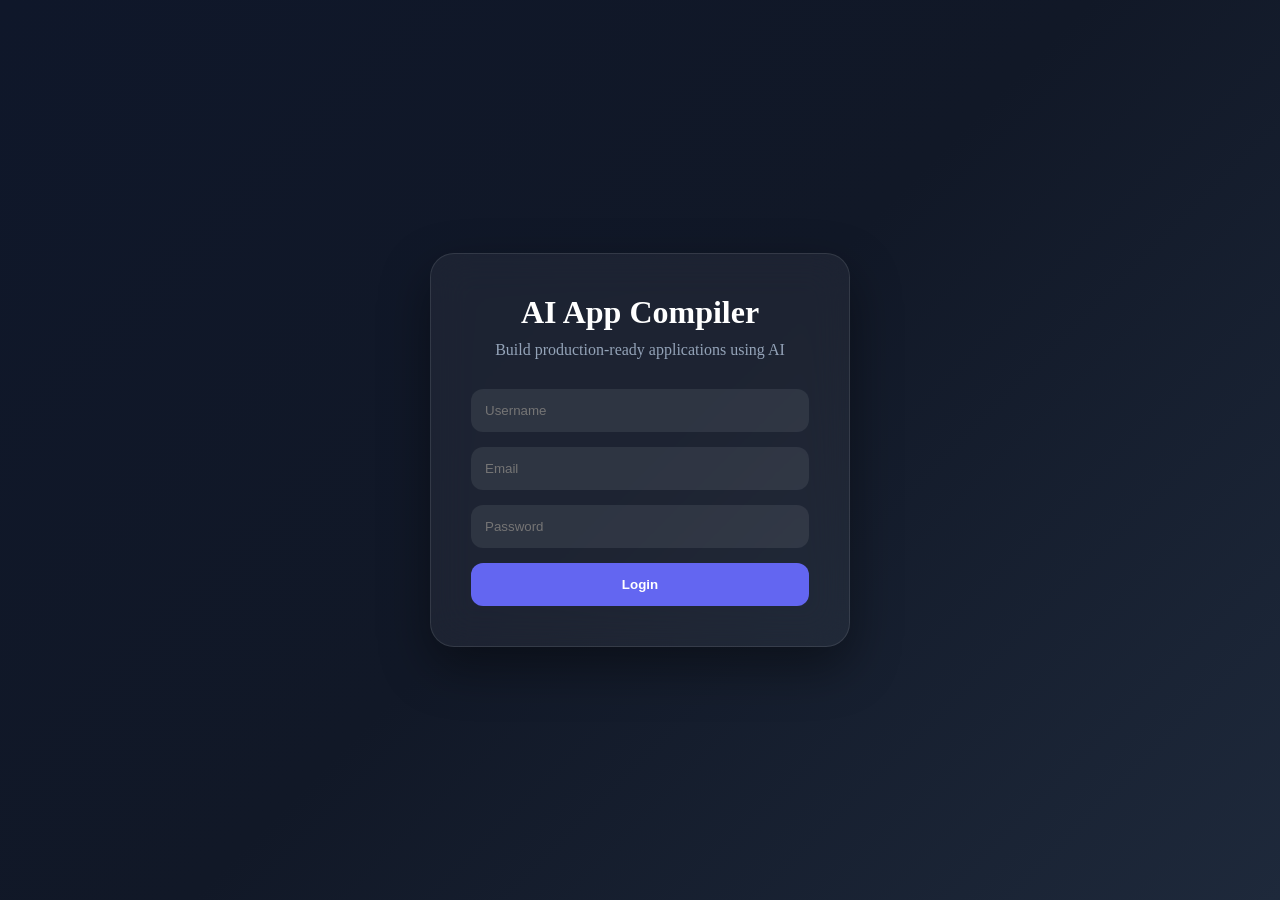
<file: index.html>
<!DOCTYPE html>
<html lang="en">

<head>
    <meta charset="UTF-8">
    <meta name="viewport" content="width=device-width, initial-scale=1.0">
    <title>AI App Compiler</title>
    <meta name="description" content="Build production-ready applications using AI">
    <meta http-equiv="refresh" content="0; url=frontend/pages/index.html">
    <style>
        body {
            margin: 0;
            min-height: 100vh;
            display: flex;
            justify-content: center;
            align-items: center;
            font-family: Segoe UI, sans-serif;
            background: linear-gradient(135deg, #0f172a, #111827, #1e293b);
            color: white;
        }
        a {
            color: #818cf8;
            text-decoration: none;
        }
        a:hover {
            text-decoration: underline;
        }
    </style>
</head>

<body>
    <p>Redirecting... If not redirected, <a href="frontend/pages/index.html">click here</a>.</p>
</body>

</html>
</file>
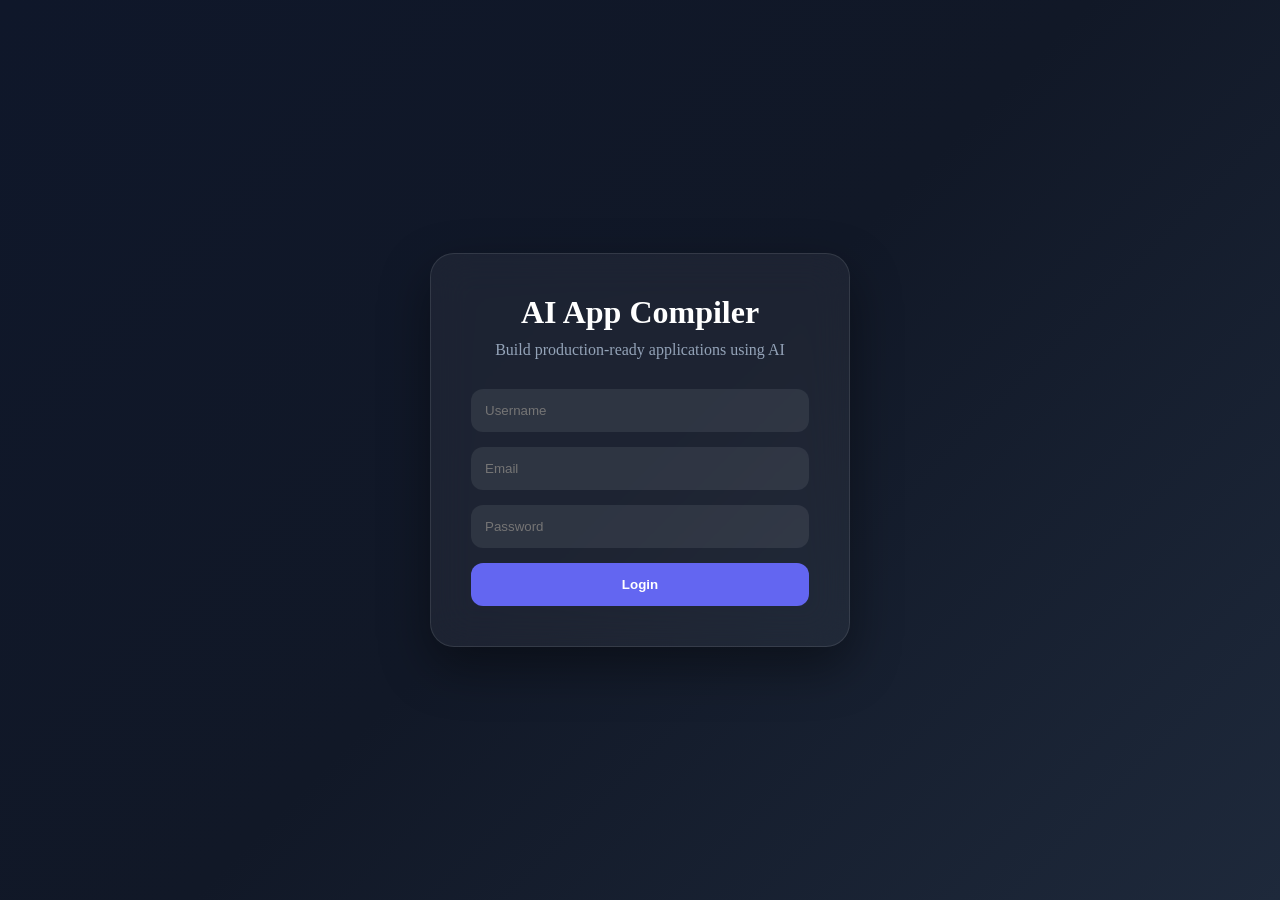
<file: frontend/pages/index.html>
<!DOCTYPE html>
<html lang="en">

<head>
    <meta charset="UTF-8">
    <meta name="viewport" content="width=device-width, initial-scale=1.0">
    <title>AI App Compiler</title>

    <link rel="stylesheet" href="../css/main.css">

</head>

<body>

    <div class="login-container">

        <div class="login-card">

            <h1>AI App Compiler</h1>

            <p class="subtitle">
                Build production-ready applications using AI
            </p>

            <input
                type="text"
                id="username"
                placeholder="Username"
            >

            <input
                type="email"
                id="email"
                placeholder="Email"
            >

            <input
                type="password"
                id="password"
                placeholder="Password"
            >

            <button onclick="login()">
                Login
            </button>

        </div>

    </div>

    <script src="../js/auth.js"></script>

</body>

</html>
</file>
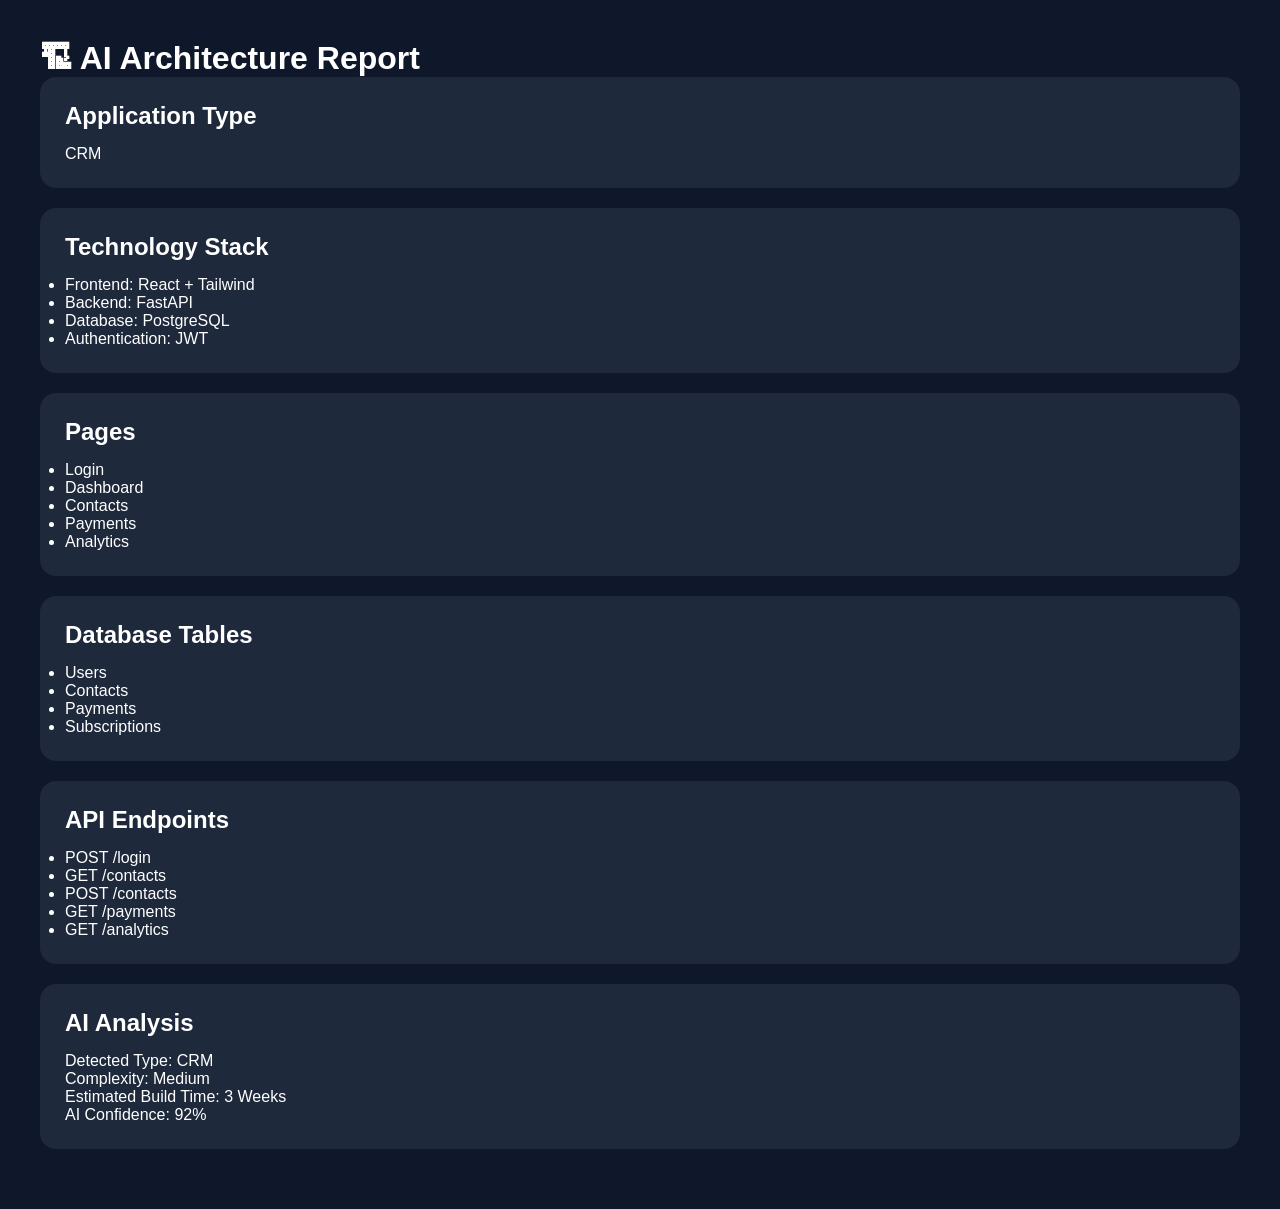
<file: frontend/pages/architecture.html>
<!DOCTYPE html>
<html lang="en">

<head>
    <meta charset="UTF-8">
    <meta name="viewport" content="width=device-width, initial-scale=1.0">
    <title>Architecture</title>
    <link rel="stylesheet" href="../css/dashboard.css">
</head>

<body>

<div class="main">

    <h1>🏗 AI Architecture Report</h1>

    <div class="card">
        <h2>Application Type</h2>
        <p id="appType">CRM</p>
    </div>

    <div class="card">
        <h2>Technology Stack</h2>

        <ul>
            <li>Frontend: React + Tailwind</li>
            <li>Backend: FastAPI</li>
            <li>Database: PostgreSQL</li>
            <li>Authentication: JWT</li>
        </ul>
    </div>

    <div class="card">
        <h2>Pages</h2>

        <ul>
            <li>Login</li>
            <li>Dashboard</li>
            <li>Contacts</li>
            <li>Payments</li>
            <li>Analytics</li>
        </ul>
    </div>

    <div class="card">
        <h2>Database Tables</h2>

        <ul>
            <li>Users</li>
            <li>Contacts</li>
            <li>Payments</li>
            <li>Subscriptions</li>
        </ul>
    </div>

    <div class="card">
        <h2>API Endpoints</h2>

        <ul>
            <li>POST /login</li>
            <li>GET /contacts</li>
            <li>POST /contacts</li>
            <li>GET /payments</li>
            <li>GET /analytics</li>
        </ul>
    </div>
    <div class="card">
        <h2>AI Analysis</h2>

        <p>Detected Type: CRM</p>
        <p>Complexity: Medium</p>
        <p>Estimated Build Time: 3 Weeks</p>
        <p>AI Confidence: 92%</p>
    </div>

</div>

</body>
</html>
</file>
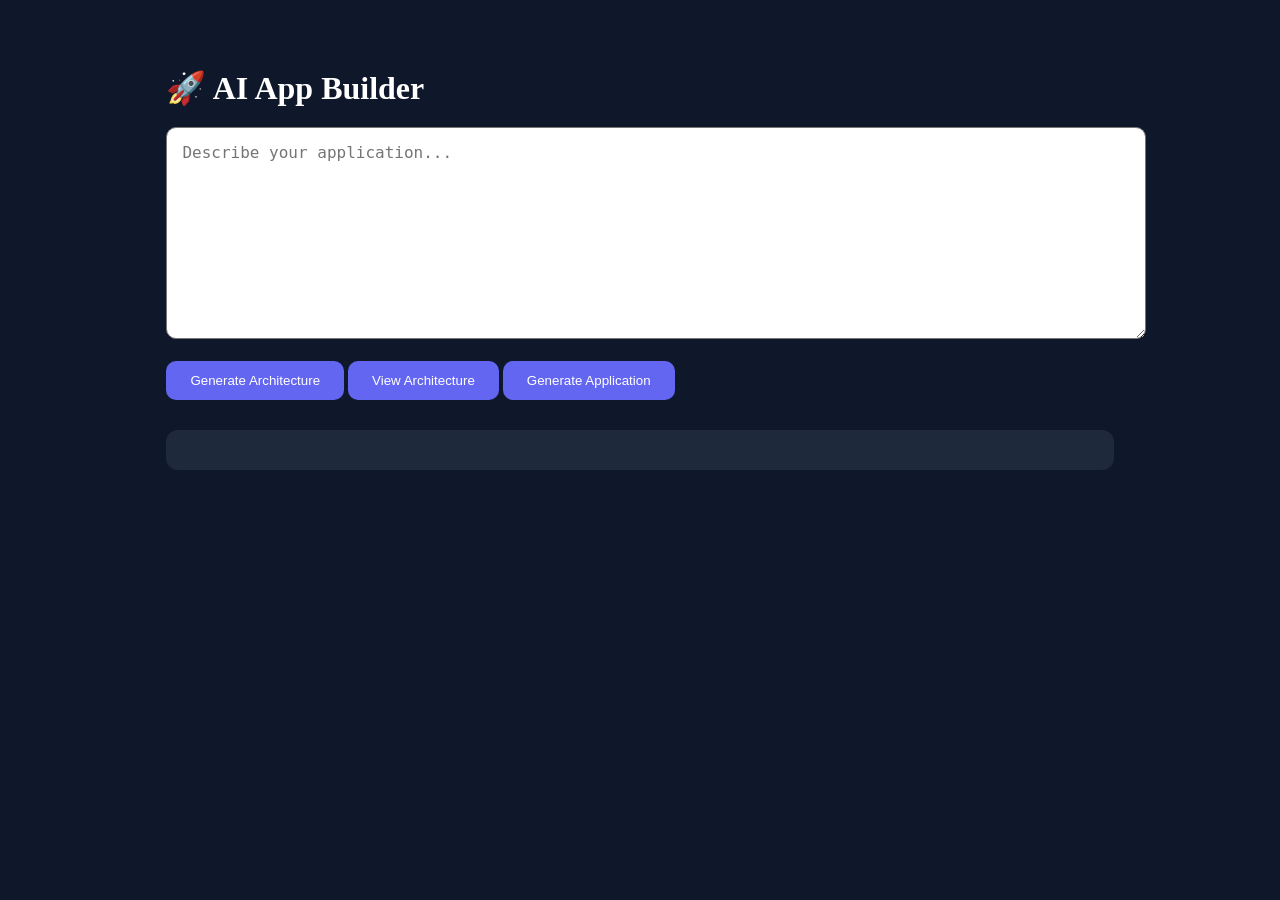
<file: frontend/pages/builder.html>
<!DOCTYPE html>
<html lang="en">

<head>

    <meta charset="UTF-8">
    <meta name="viewport" content="width=device-width, initial-scale=1.0">

    <title>AI App Builder</title>

    <link rel="stylesheet"
        href="../css/builder.css">

</head>

<body>

<div class="container">

    <h1>🚀 AI App Builder</h1>

    <textarea
        id="prompt"
        placeholder="Describe your application..."
    ></textarea>

    <br><br>

    <button onclick="analyze()">
        Generate Architecture
    </button>
    <button onclick="goArchitecture()">
        View Architecture
    </button>
    <button onclick="generateApp()">
        Generate Application
    </button>

    <div id="result"></div>

</div>

<script src="../js/builder.js"></script>

</body>

</html>
</file>
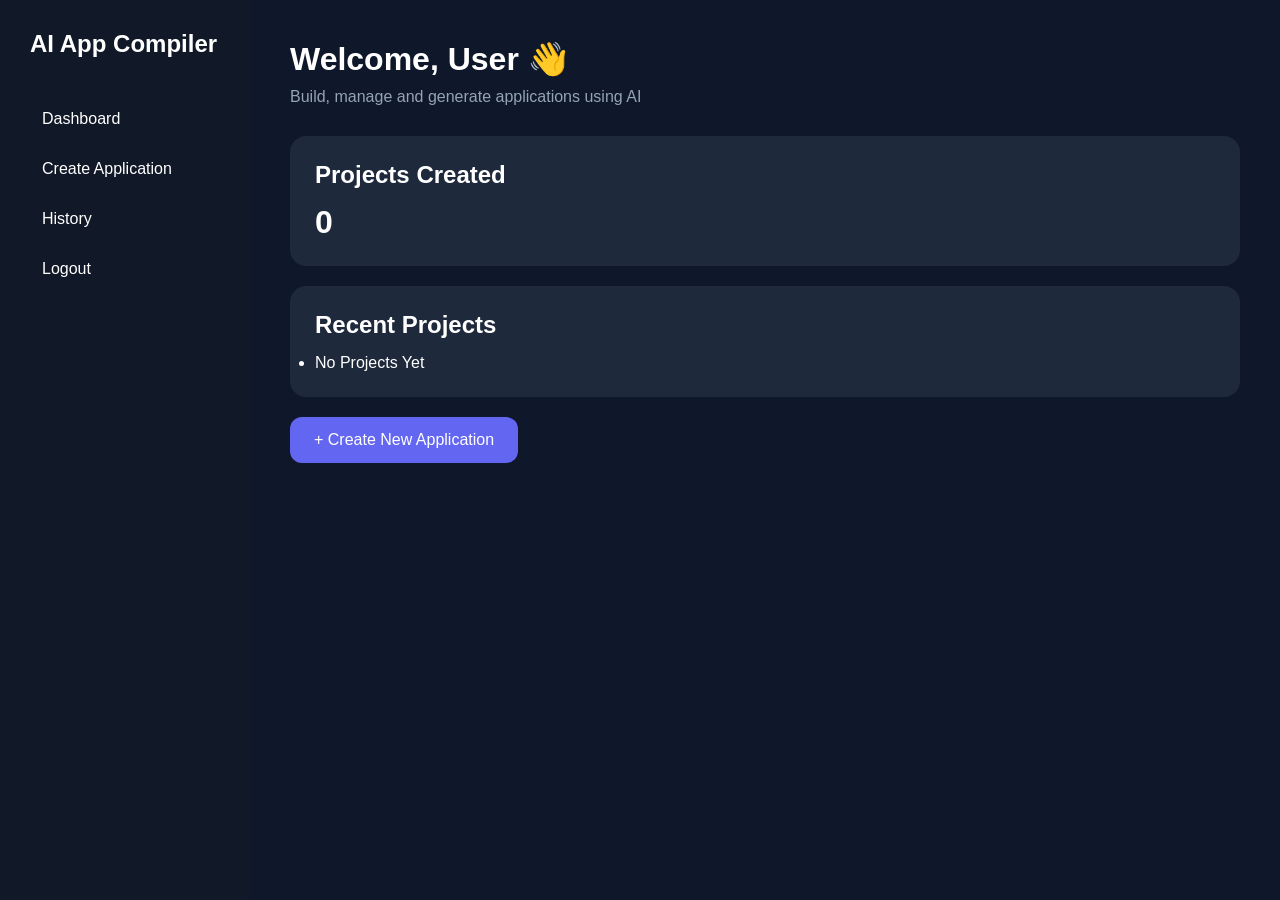
<file: frontend/pages/dashboard.html>
<!DOCTYPE html>
<html lang="en">

<head>

    <meta charset="UTF-8">
    <meta name="viewport" content="width=device-width, initial-scale=1.0">

    <title>Dashboard</title>

    <link rel="stylesheet" href="../css/dashboard.css">

</head>

<body>

    <div class="sidebar">

        <h2>AI App Compiler</h2>

        <a href="dashboard.html">Dashboard</a>

        <a href="builder.html">Create Application</a>

        <a href="history.html">History</a>

        <a href="index.html">Logout</a>

    </div>

    <div class="main">

        <div class="header">

            <h1 id="welcome">Welcome</h1>

            <p>
                Build, manage and generate applications using AI
            </p>

        </div>

        <div class="card">

            <h2>Projects Created</h2>

            <p id="projectCount">0</p>

        </div>

        <div class="card">

            <h2>Recent Projects</h2>

            <ul id="historyList">

                <li>No Projects Yet</li>

            </ul>

        </div>

        <button onclick="goBuilder()">

            + Create New Application

        </button>

    </div>

    <script src="../js/dashboard.js"></script>

</body>

</html>
</file>
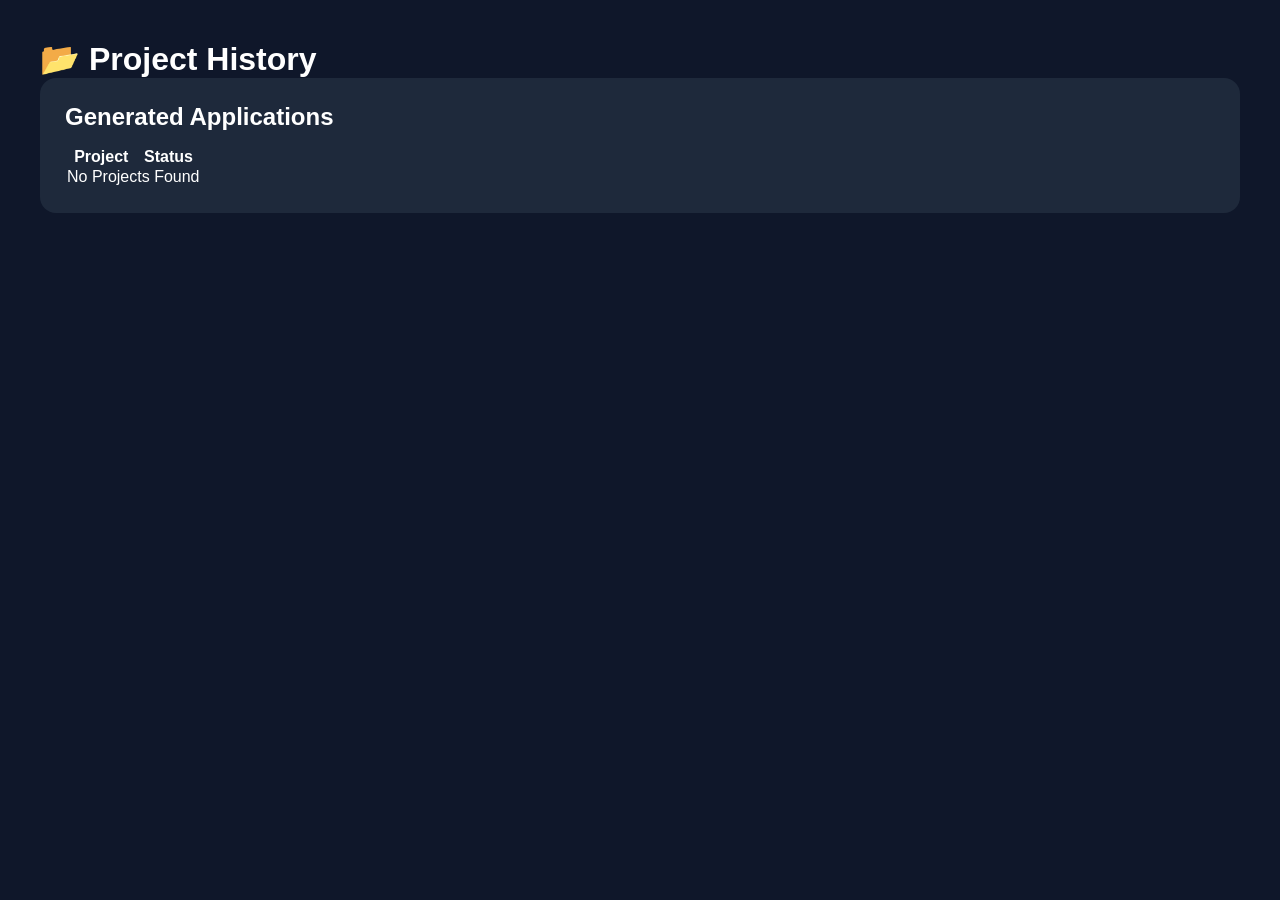
<file: frontend/pages/history.html>
<!DOCTYPE html>
<html lang="en">

<head>
    <meta charset="UTF-8">
    <meta name="viewport" content="width=device-width, initial-scale=1.0">
    <title>Project History</title>

    <link rel="stylesheet"
        href="../css/dashboard.css">
</head>

<body>

<div class="main">

    <h1>📂 Project History</h1>

    <div class="card">

        <h2>Generated Applications</h2>

        <table class="history-table">

            <thead>
                <tr>
                    <th>Project</th>
                    <th>Status</th>
                </tr>
            </thead>

            <tbody id="historyTable">

            </tbody>

        </table>

    </div>

</div>

<script src="../js/history.js"></script>

</body>

</html>
</file>
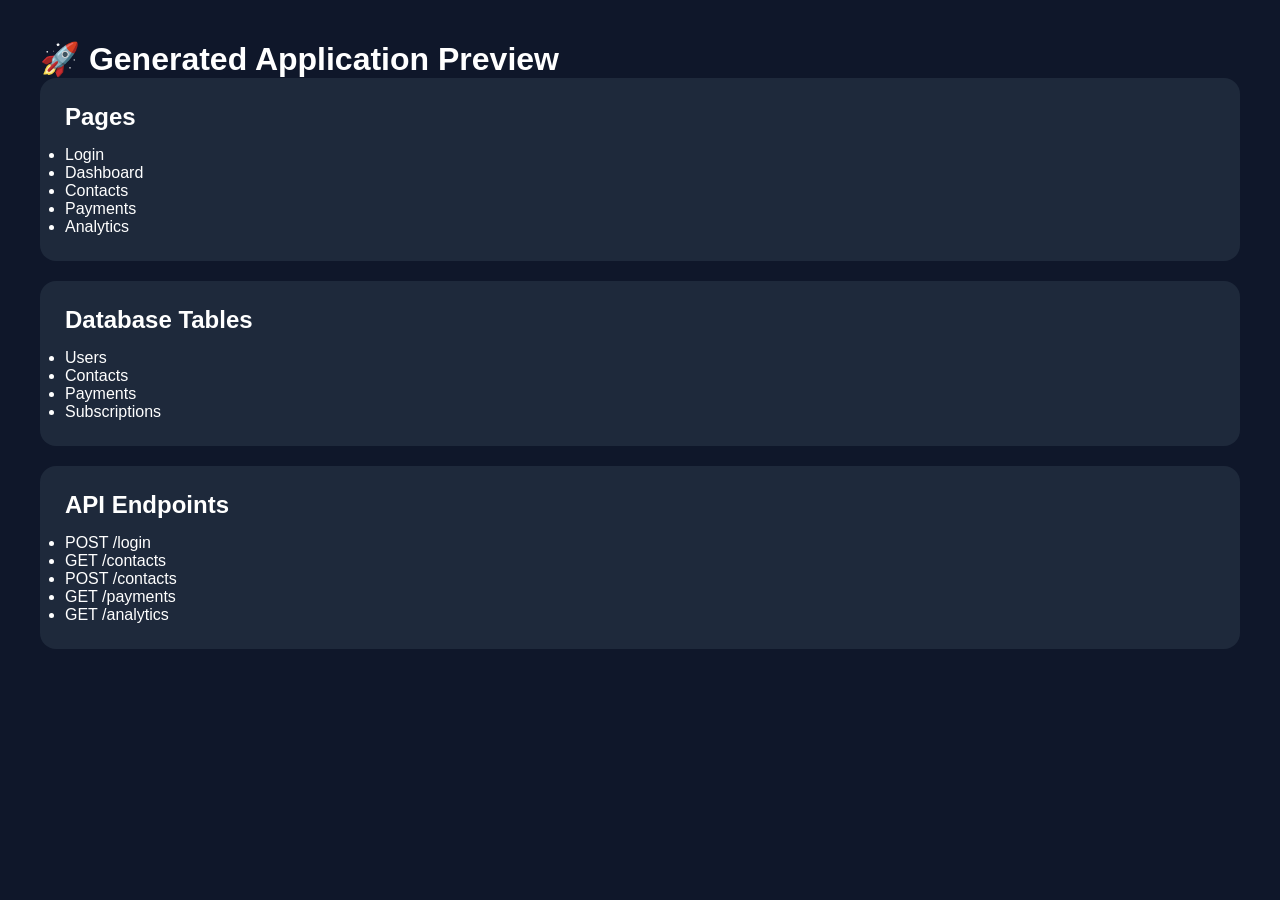
<file: frontend/pages/preview.html>
<!DOCTYPE html>
<html lang="en">
<head>
    <meta charset="UTF-8">
    <meta name="viewport" content="width=device-width, initial-scale=1.0">
    <title>Project Preview</title>
    <link rel="stylesheet" href="../css/dashboard.css">
</head>
<body>

<div class="main">

    <h1>🚀 Generated Application Preview</h1>

    <div class="card">
        <h2>Pages</h2>

        <ul>
            <li>Login</li>
            <li>Dashboard</li>
            <li>Contacts</li>
            <li>Payments</li>
            <li>Analytics</li>
        </ul>
    </div>

    <div class="card">
        <h2>Database Tables</h2>

        <ul>
            <li>Users</li>
            <li>Contacts</li>
            <li>Payments</li>
            <li>Subscriptions</li>
        </ul>
    </div>

    <div class="card">
        <h2>API Endpoints</h2>

        <ul>
            <li>POST /login</li>
            <li>GET /contacts</li>
            <li>POST /contacts</li>
            <li>GET /payments</li>
            <li>GET /analytics</li>
        </ul>
    </div>

</div>

</body>
</html>
</file>
<file: frontend/css/main.css>
*{
    margin:0;
    padding:0;
    box-sizing:border-box;
}

body{
    min-height:100vh;
    display:flex;
    justify-content:center;
    align-items:center;

    font-family:Segoe UI;

    background:
    linear-gradient(
    135deg,
    #0f172a,
    #111827,
    #1e293b
    );
}

.login-container{
    width:100%;
    display:flex;
    justify-content:center;
}

.login-card{

    width:420px;

    padding:40px;

    border-radius:24px;

    background:
    rgba(255,255,255,0.05);

    -webkit-backdrop-filter: blur(20px);
    backdrop-filter: blur(20px);

    border:
    1px solid rgba(255,255,255,0.1);

    box-shadow:
    0 20px 50px rgba(0,0,0,.4);
}

.login-card h1{

    color:white;

    text-align:center;

    margin-bottom:10px;
}

.subtitle{

    text-align:center;

    color:#94a3b8;

    margin-bottom:30px;
}

input{

    width:100%;

    padding:14px;

    margin-bottom:15px;

    border:none;

    border-radius:12px;

    background:
    rgba(255,255,255,.08);

    color:white;
}

button{

    width:100%;

    padding:14px;

    border:none;

    border-radius:12px;

    cursor:pointer;

    font-weight:bold;

    background:#6366f1;

    color:white;

    transition:.3s;
}

button:hover{

    transform:translateY(-2px);
}
</file>
<file: frontend/css/dashboard.css>
*{
    margin:0;
    padding:0;
    box-sizing:border-box;
}

body{
    display:flex;
    min-height:100vh;
    background:#0f172a;
    color:white;
    font-family:Segoe UI, sans-serif;
}

.sidebar{

    width:250px;

    background:#111827;

    padding:30px;
}

.sidebar h2{

    margin-bottom:40px;
}

.sidebar a{

    display:block;

    padding:12px;

    color:white;

    text-decoration:none;

    border-radius:8px;

    margin-bottom:8px;
}

.sidebar a:hover{

    background:#1e293b;
}

.main{

    flex:1;

    padding:40px;
}

.header{

    margin-bottom:30px;
}

.header p{

    color:#94a3b8;

    margin-top:10px;
}

.card{

    background:#1e293b;

    padding:25px;

    border-radius:16px;

    margin-bottom:20px;
}

.card h2{

    margin-bottom:15px;
}

#projectCount{

    font-size:32px;

    font-weight:bold;
}

button{

    padding:14px 24px;

    border:none;

    border-radius:12px;

    background:#6366f1;

    color:white;

    cursor:pointer;

    font-size:16px;
}

button:hover{

    opacity:.9;
}
</file>
<file: frontend/css/builder.css>
body{

    background:#0f172a;

    color:white;

    font-family:Segoe UI;

    padding:40px;
}

.container{

    width:80%;

    margin:auto;
}

h1{

    margin-bottom:20px;
}

textarea{

    width:100%;

    height:180px;

    padding:15px;

    border-radius:10px;

    font-size:16px;
}

button{

    background:#6366f1;

    color:white;

    border:none;

    padding:12px 24px;

    border-radius:10px;

    cursor:pointer;
}

#result{

    margin-top:30px;

    background:#1e293b;

    padding:20px;

    border-radius:12px;
}
</file>
